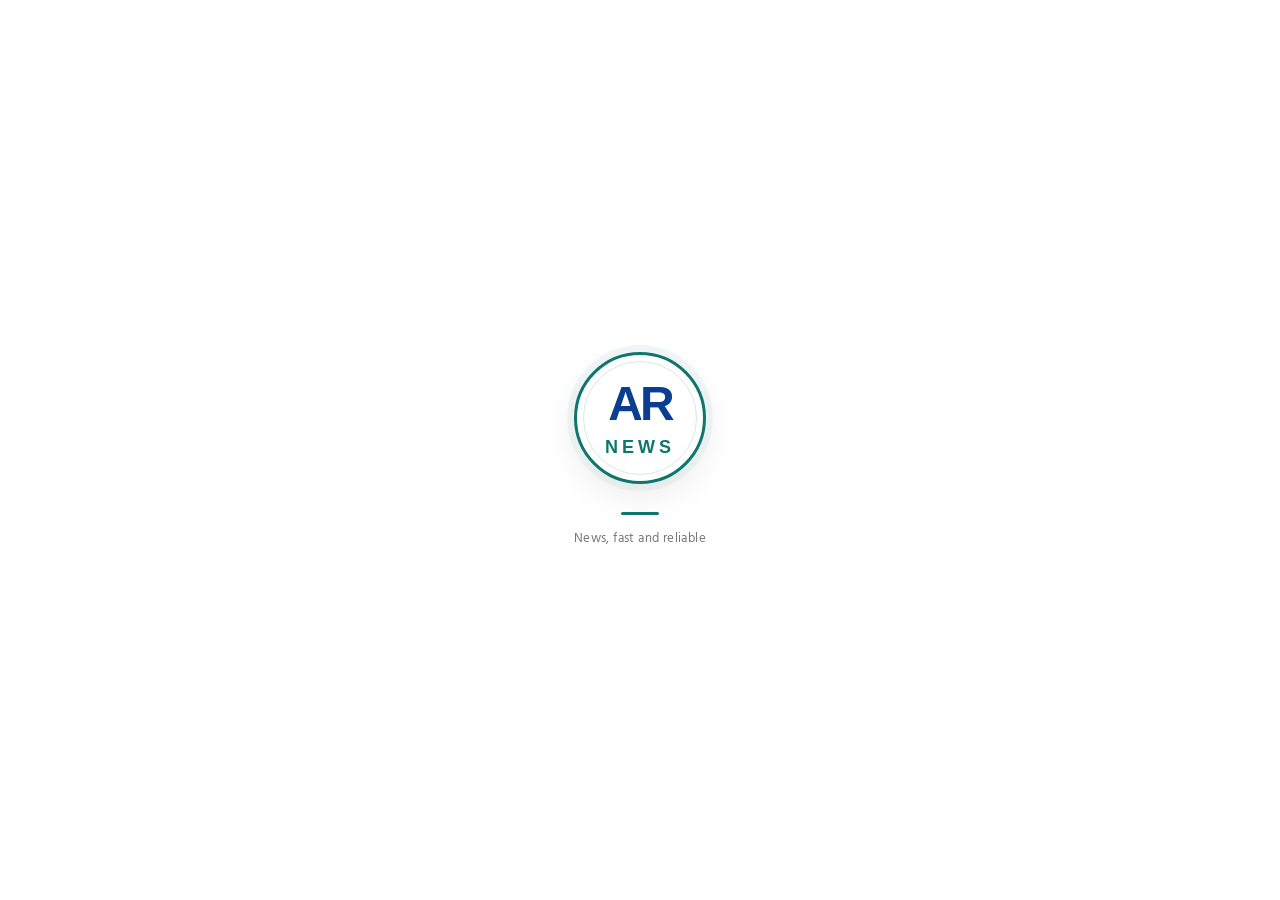
<file: index.html>
<!DOCTYPE html>
<html lang="en">
<head>
<meta charset="UTF-8">
<meta name="viewport" content="width=device-width, initial-scale=1.0, viewport-fit=cover">

<title>AR News</title>

<link rel="preconnect" href="https://fonts.googleapis.com">
<link href="https://fonts.googleapis.com/css2?family=Hind+Siliguri:wght@400;500;600;700&display=swap" rel="stylesheet">

<style>
:root{
  --bg:#ffffff;
  --ar:#0B3D91;
  --brand:#0F766E;
  --muted:#777777;
}

*{
  box-sizing:border-box;
}

html,
body{
  width:100%;
  height:100%;
  margin:0;
}

body{
  background:var(--bg);
  display:flex;
  align-items:center;
  justify-content:center;
  overflow:hidden;
  font-family:'Hind Siliguri',system-ui,sans-serif;
}

/* =========================
   SPLASH
========================= */

.splash{
  width:100%;
  height:100%;

  display:flex;
  flex-direction:column;
  align-items:center;
  justify-content:center;

  text-align:center;
  cursor:pointer;
  user-select:none;
}

/* =========================
   AR NEWS LOGO
========================= */

.brand{
  width:132px;
  height:132px;

  border-radius:50%;
  border:3px solid var(--brand);

  display:flex;
  align-items:center;
  justify-content:center;

  position:relative;

  opacity:0;
  transform:scale(.72);

  animation:
    brand-in .7s cubic-bezier(.22,1,.36,1) forwards;

  box-shadow:
    0 0 0 7px rgba(15,118,110,.05),
    0 12px 35px rgba(0,0,0,.08);
}

/* Inner circle */

.brand::before{
  content:"";

  position:absolute;

  width:112px;
  height:112px;

  border-radius:50%;

  border:1px solid rgba(15,118,110,.16);
}

/* =========================
   AR
========================= */

.ar{
  position:absolute;
  top:25px;

  font-family:Arial,Helvetica,sans-serif;

  font-size:48px;
  line-height:1;

  font-weight:800;
  letter-spacing:-3px;

  /* Professional dark blue */
  color:var(--ar);

  opacity:0;
  transform:translateY(10px);

  animation:
    ar-in .55s cubic-bezier(.22,1,.36,1)
    forwards;

  animation-delay:.45s;
}

/* =========================
   NEWS
========================= */

.news{
  position:absolute;
  bottom:25px;

  font-family:Arial,Helvetica,sans-serif;

  font-size:18px;
  line-height:1;

  font-weight:700;

  letter-spacing:4px;
  text-transform:uppercase;

  color:var(--brand);

  opacity:0;
  transform:translateY(-8px);

  animation:
    news-in .55s cubic-bezier(.22,1,.36,1)
    forwards;

  animation-delay:.65s;
}

/* =========================
   LINE
========================= */

.splash-rule{
  width:38px;
  height:3px;

  margin-top:28px;

  border-radius:10px;

  background:var(--brand);

  transform:scaleX(0);

  animation:
    rule-in .45s ease forwards;

  animation-delay:1.05s;
}

/* =========================
   TAGLINE
========================= */

.splash-tag{
  margin-top:12px;

  font-size:13px;

  color:var(--muted);

  letter-spacing:.4px;

  opacity:0;

  animation:
    tag-in .5s ease forwards;

  animation-delay:1.2s;
}

/* =========================
   ANIMATIONS
========================= */

@keyframes brand-in{
  0%{
    opacity:0;
    transform:scale(.72) rotate(-8deg);
  }

  70%{
    opacity:1;
    transform:scale(1.04) rotate(1deg);
  }

  100%{
    opacity:1;
    transform:scale(1) rotate(0);
  }
}

@keyframes ar-in{
  to{
    opacity:1;
    transform:translateY(0);
  }
}

@keyframes news-in{
  to{
    opacity:1;
    transform:translateY(0);
  }
}

@keyframes rule-in{
  to{
    transform:scaleX(1);
  }
}

@keyframes tag-in{
  to{
    opacity:1;
  }
}

/* =========================
   MOBILE
========================= */

@media(max-width:480px){

  .brand{
    width:122px;
    height:122px;
  }

  .brand::before{
    width:104px;
    height:104px;
  }

  .ar{
    font-size:44px;
    top:23px;
  }

  .news{
    font-size:17px;
    bottom:23px;
    letter-spacing:3.5px;
  }

  .splash-rule{
    margin-top:25px;
  }
}

/* =========================
   REDUCED MOTION
========================= */

@media(prefers-reduced-motion:reduce){

  .brand,
  .ar,
  .news,
  .splash-rule,
  .splash-tag{
    animation:none!important;
    opacity:1!important;
    transform:none!important;
  }
}
</style>
</head>

<body>

<div class="splash" id="splash">

  <!-- AR NEWS BRAND -->
  <div class="brand" aria-label="AR News">

    <div class="ar">AR</div>

    <div class="news">News</div>

  </div>

  <div class="splash-rule"></div>

  <div class="splash-tag">
    News, fast and reliable
  </div>

</div>

<script>

function goToFeed(){
  window.location.href = "feed.html";
}

const timer = setTimeout(goToFeed, 3500);
/* Tap to continue */

document.getElementById("splash").addEventListener("click", () => {

  clearTimeout(timer);

  goToFeed();

});

</script>

</body>
</html>
</file>
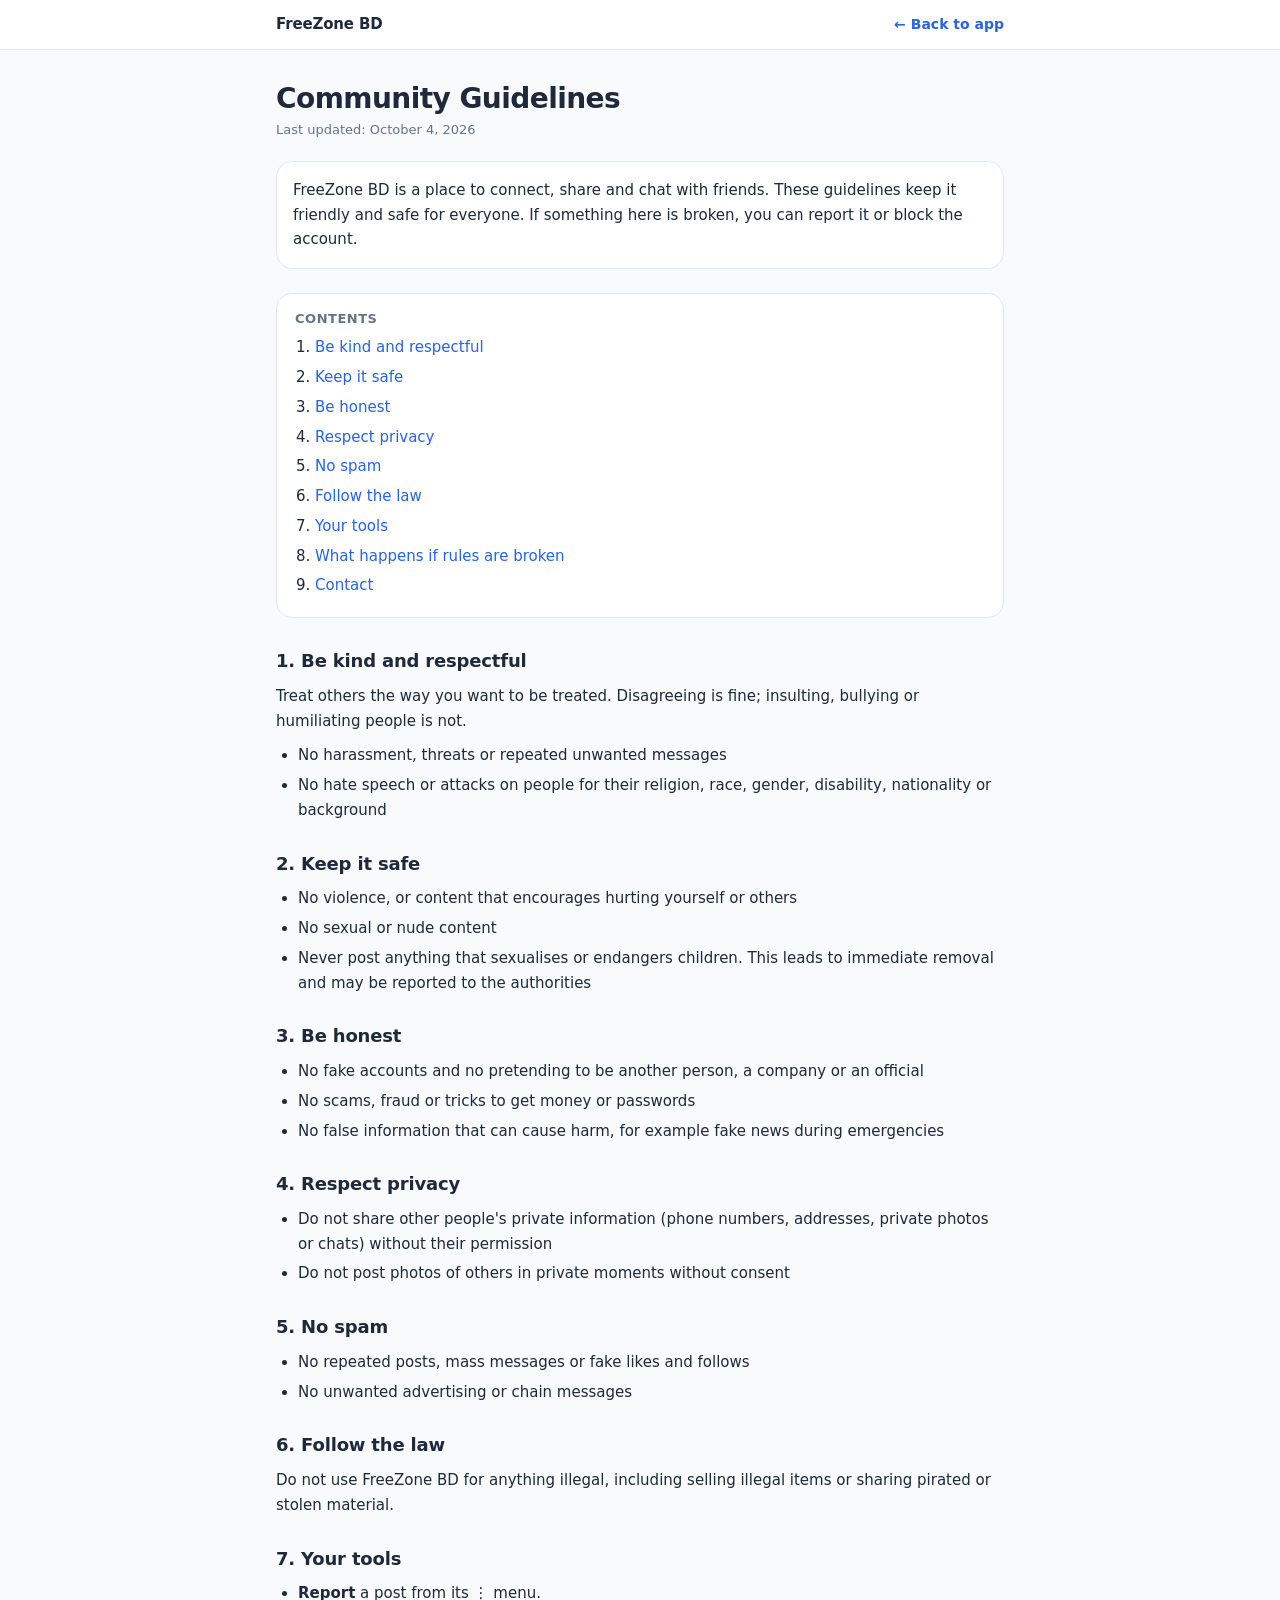
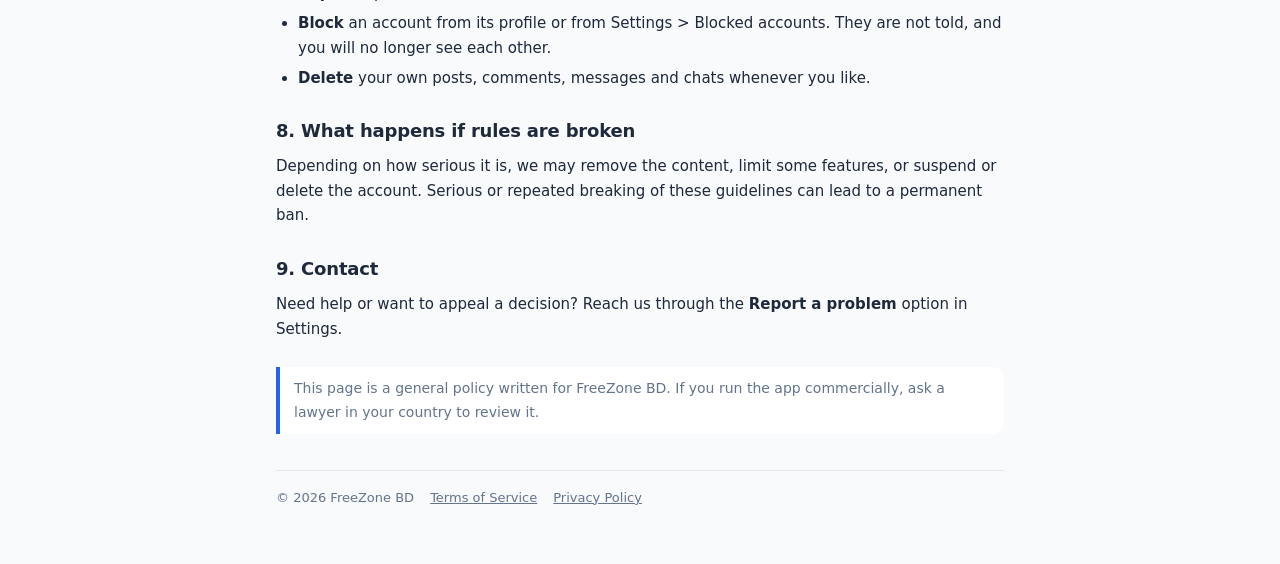
<file: guidelines.html>
<!DOCTYPE html>
<html lang="en">
<head>
<meta charset="utf-8"/>
<meta name="viewport" content="width=device-width, initial-scale=1"/>
<meta name="theme-color" content="#004ac6"/>
<title>Community Guidelines - FreeZone BD</title>
<script>
  (function () {
    try {
      var m = localStorage.getItem("fz-theme");
      if (m === "dark" || (m !== "light" && window.matchMedia("(prefers-color-scheme: dark)").matches)) document.documentElement.classList.add("dark");
    } catch (e) {}
  })();
</script>
<link rel="stylesheet" href="legal.css"/>
</head>
<body>
<header class="bar"><div class="bar-in"><span class="brand">FreeZone BD</span><a class="back" href="feed.html" onclick="if(history.length>1&&document.referrer){history.back();return false;}">&larr; Back to app</a></div></header>
<main>
  <h1>Community Guidelines</h1>
  <p class="updated">Last updated: <span data-app="updated"></span></p>
  <div class="lead">FreeZone BD is a place to connect, share and chat with friends. These guidelines keep it friendly and safe for everyone. If something here is broken, you can report it or block the account.</div>
  <nav class="toc" aria-label="Contents"><b>Contents</b><ol><li><a href="#s1">Be kind and respectful</a></li><li><a href="#s2">Keep it safe</a></li><li><a href="#s3">Be honest</a></li><li><a href="#s4">Respect privacy</a></li><li><a href="#s5">No spam</a></li><li><a href="#s6">Follow the law</a></li><li><a href="#s7">Your tools</a></li><li><a href="#s8">What happens if rules are broken</a></li><li><a href="#s9">Contact</a></li></ol></nav>
  <section id="s1"><h2>1. Be kind and respectful</h2><p>Treat others the way you want to be treated. Disagreeing is fine; insulting, bullying or humiliating people is not.</p><ul><li>No harassment, threats or repeated unwanted messages</li><li>No hate speech or attacks on people for their religion, race, gender, disability, nationality or background</li></ul></section><section id="s2"><h2>2. Keep it safe</h2><ul><li>No violence, or content that encourages hurting yourself or others</li><li>No sexual or nude content</li><li>Never post anything that sexualises or endangers children. This leads to immediate removal and may be reported to the authorities</li></ul></section><section id="s3"><h2>3. Be honest</h2><ul><li>No fake accounts and no pretending to be another person, a company or an official</li><li>No scams, fraud or tricks to get money or passwords</li><li>No false information that can cause harm, for example fake news during emergencies</li></ul></section><section id="s4"><h2>4. Respect privacy</h2><ul><li>Do not share other people's private information (phone numbers, addresses, private photos or chats) without their permission</li><li>Do not post photos of others in private moments without consent</li></ul></section><section id="s5"><h2>5. No spam</h2><ul><li>No repeated posts, mass messages or fake likes and follows</li><li>No unwanted advertising or chain messages</li></ul></section><section id="s6"><h2>6. Follow the law</h2><p>Do not use FreeZone BD for anything illegal, including selling illegal items or sharing pirated or stolen material.</p></section><section id="s7"><h2>7. Your tools</h2><ul><li><b>Report</b> a post from its ⋮ menu.</li><li><b>Block</b> an account from its profile or from Settings > Blocked accounts. They are not told, and you will no longer see each other.</li><li><b>Delete</b> your own posts, comments, messages and chats whenever you like.</li></ul></section><section id="s8"><h2>8. What happens if rules are broken</h2><p>Depending on how serious it is, we may remove the content, limit some features, or suspend or delete the account. Serious or repeated breaking of these guidelines can lead to a permanent ban.</p></section><section id="s9"><h2>9. Contact</h2><p>Need help or want to appeal a decision? Reach us through <span data-app="contact">the <b>Report a problem</b> option in Settings</span>.</p></section>
  <p class="note">This page is a general policy written for FreeZone BD. If you run the app commercially, ask a lawyer in your country to review it.</p>
  <footer><span>&copy; <span data-app="year"></span> FreeZone BD</span><a href="terms.html">Terms of Service</a><a href="privacy.html">Privacy Policy</a></footer>
</main>
<script type="module">
  import { SUPPORT_EMAIL, LEGAL_UPDATED } from "./app-info.js";
  document.querySelectorAll('[data-app="updated"]').forEach((el) => (el.textContent = LEGAL_UPDATED));
  document.querySelectorAll('[data-app="year"]').forEach((el) => (el.textContent = new Date().getFullYear()));
  if (SUPPORT_EMAIL) {
    document.querySelectorAll('[data-app="contact"]').forEach((el) => {
      el.innerHTML = '<a href="mailto:' + SUPPORT_EMAIL + '">' + SUPPORT_EMAIL + '</a>';
    });
  }
</script>
</body>
</html>
</file>
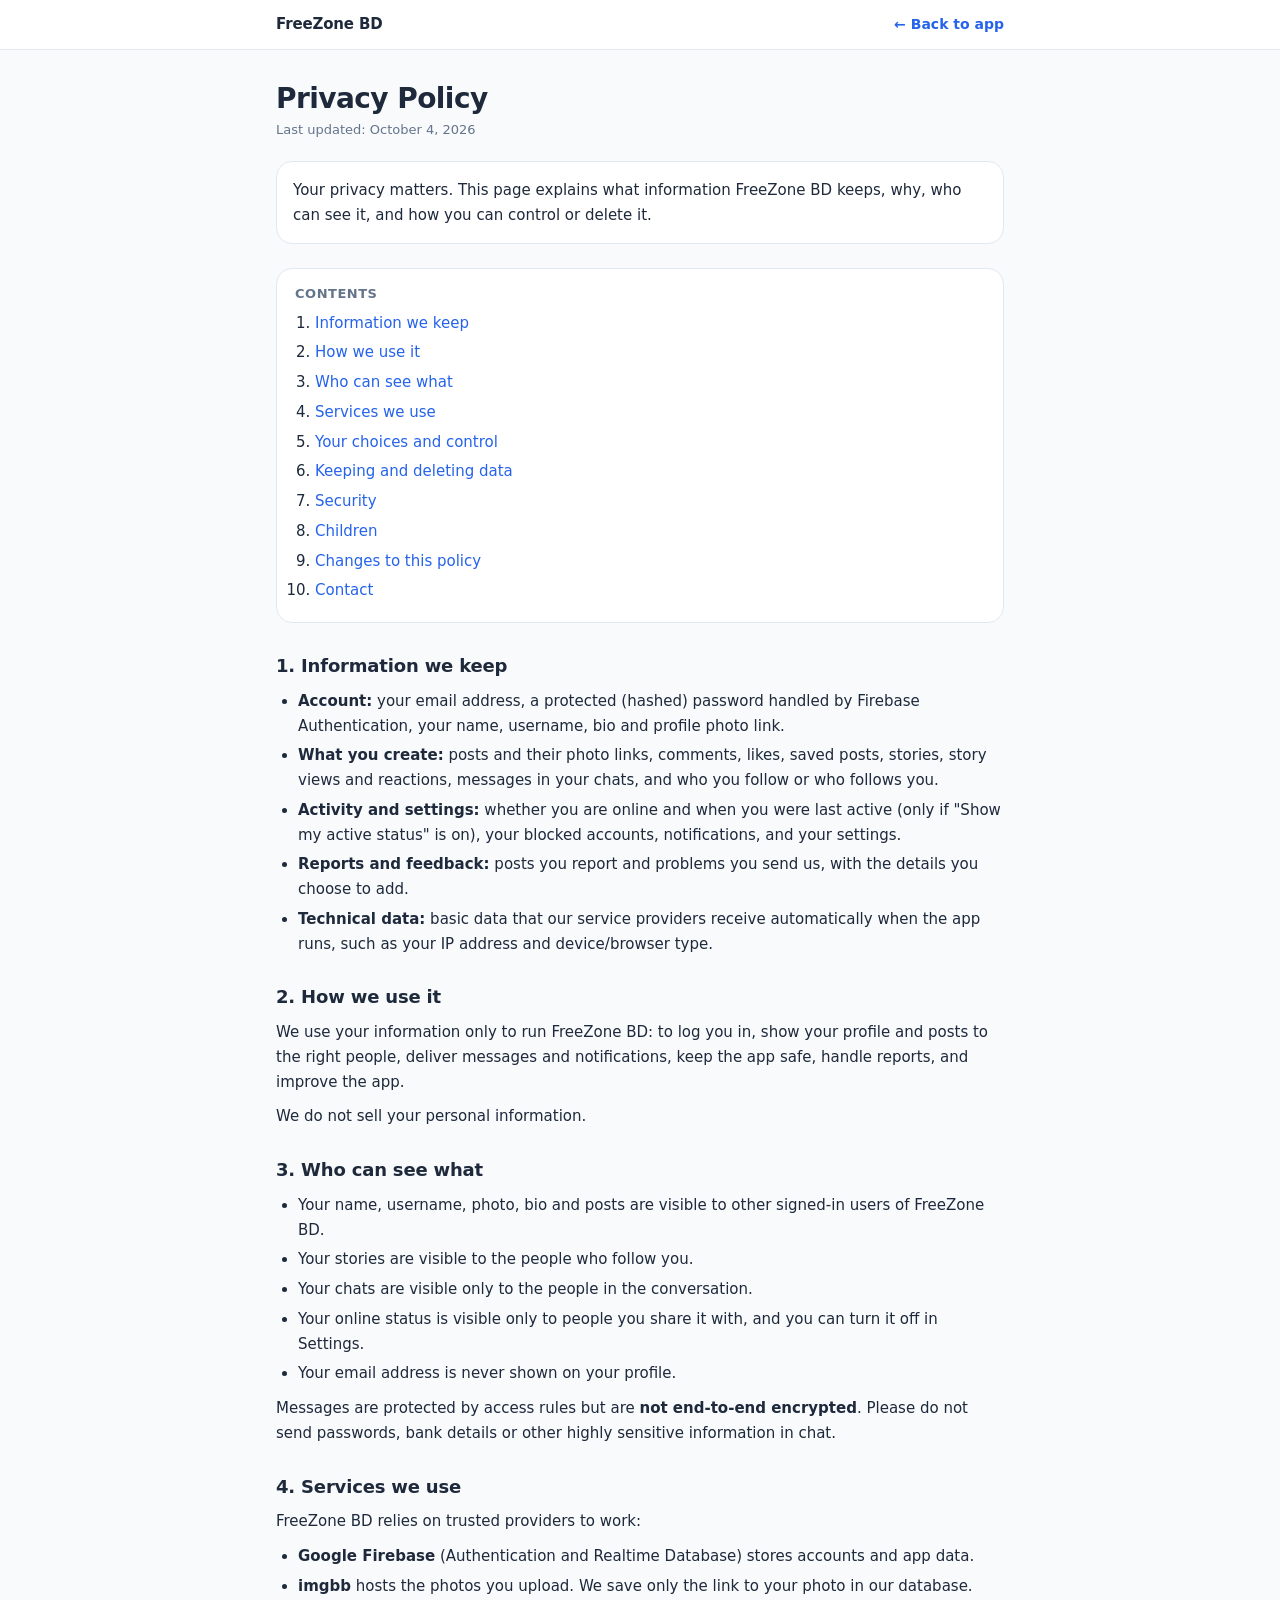
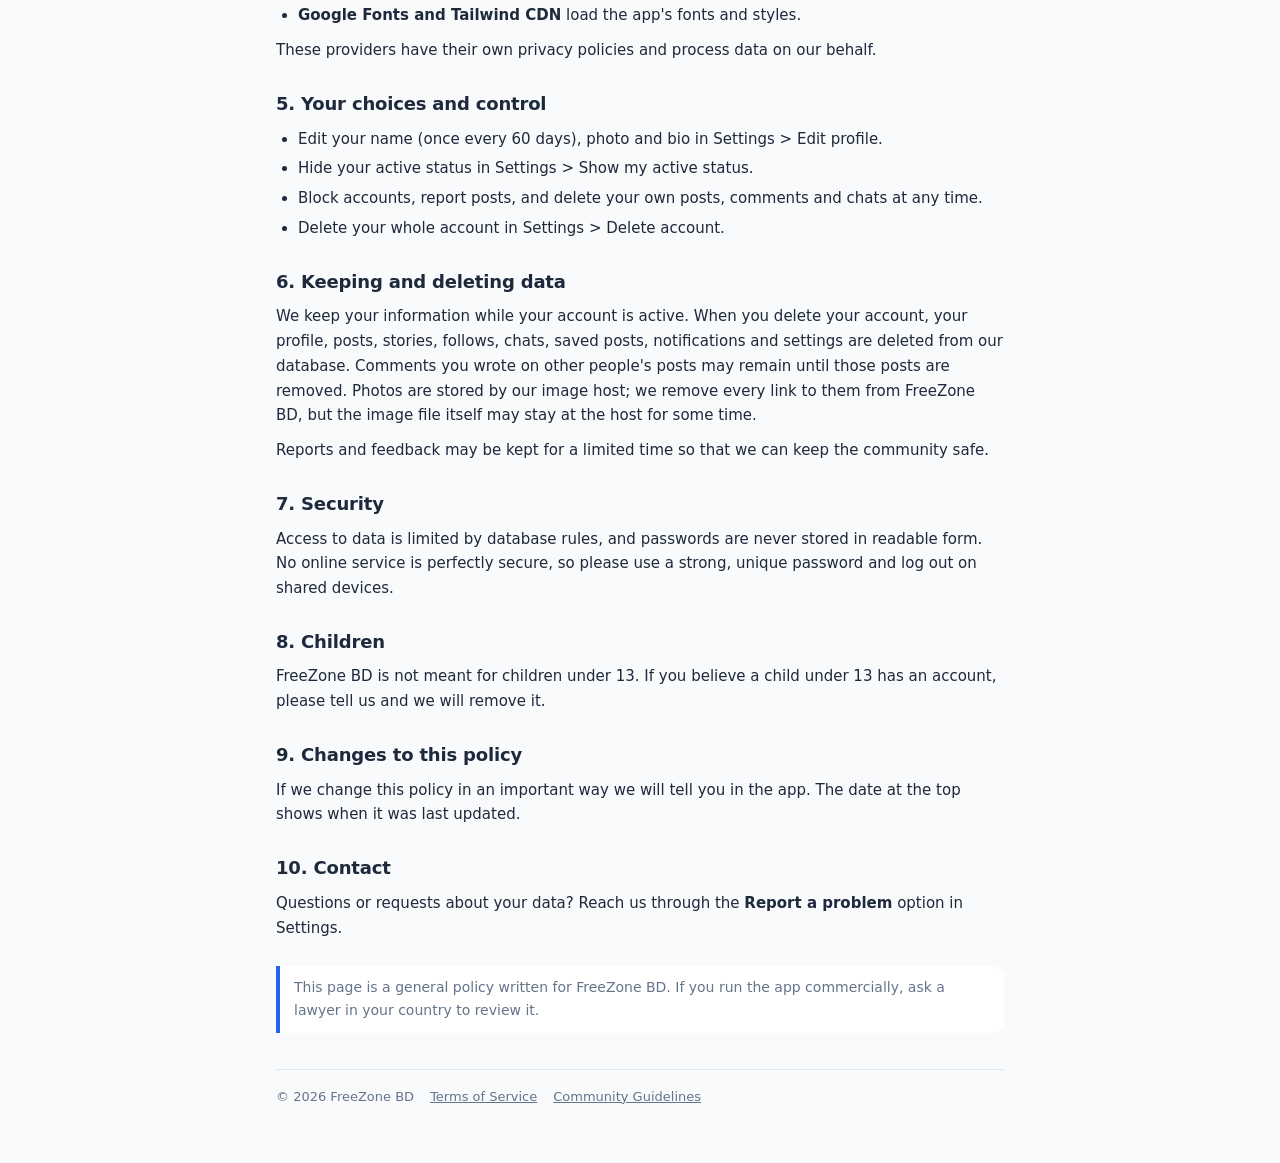
<file: privacy.html>
<!DOCTYPE html>
<html lang="en">
<head>
<meta charset="utf-8"/>
<meta name="viewport" content="width=device-width, initial-scale=1"/>
<meta name="theme-color" content="#004ac6"/>
<title>Privacy Policy - FreeZone BD</title>
<script>
  (function () {
    try {
      var m = localStorage.getItem("fz-theme");
      if (m === "dark" || (m !== "light" && window.matchMedia("(prefers-color-scheme: dark)").matches)) document.documentElement.classList.add("dark");
    } catch (e) {}
  })();
</script>
<link rel="stylesheet" href="legal.css"/>
</head>
<body>
<header class="bar"><div class="bar-in"><span class="brand">FreeZone BD</span><a class="back" href="feed.html" onclick="if(history.length>1&&document.referrer){history.back();return false;}">&larr; Back to app</a></div></header>
<main>
  <h1>Privacy Policy</h1>
  <p class="updated">Last updated: <span data-app="updated"></span></p>
  <div class="lead">Your privacy matters. This page explains what information FreeZone BD keeps, why, who can see it, and how you can control or delete it.</div>
  <nav class="toc" aria-label="Contents"><b>Contents</b><ol><li><a href="#s1">Information we keep</a></li><li><a href="#s2">How we use it</a></li><li><a href="#s3">Who can see what</a></li><li><a href="#s4">Services we use</a></li><li><a href="#s5">Your choices and control</a></li><li><a href="#s6">Keeping and deleting data</a></li><li><a href="#s7">Security</a></li><li><a href="#s8">Children</a></li><li><a href="#s9">Changes to this policy</a></li><li><a href="#s10">Contact</a></li></ol></nav>
  <section id="s1"><h2>1. Information we keep</h2><ul><li><b>Account:</b> your email address, a protected (hashed) password handled by Firebase Authentication, your name, username, bio and profile photo link.</li><li><b>What you create:</b> posts and their photo links, comments, likes, saved posts, stories, story views and reactions, messages in your chats, and who you follow or who follows you.</li><li><b>Activity and settings:</b> whether you are online and when you were last active (only if "Show my active status" is on), your blocked accounts, notifications, and your settings.</li><li><b>Reports and feedback:</b> posts you report and problems you send us, with the details you choose to add.</li><li><b>Technical data:</b> basic data that our service providers receive automatically when the app runs, such as your IP address and device/browser type.</li></ul></section><section id="s2"><h2>2. How we use it</h2><p>We use your information only to run FreeZone BD: to log you in, show your profile and posts to the right people, deliver messages and notifications, keep the app safe, handle reports, and improve the app.</p><p>We do not sell your personal information.</p></section><section id="s3"><h2>3. Who can see what</h2><ul><li>Your name, username, photo, bio and posts are visible to other signed-in users of FreeZone BD.</li><li>Your stories are visible to the people who follow you.</li><li>Your chats are visible only to the people in the conversation.</li><li>Your online status is visible only to people you share it with, and you can turn it off in Settings.</li><li>Your email address is never shown on your profile.</li></ul><p>Messages are protected by access rules but are <b>not end-to-end encrypted</b>. Please do not send passwords, bank details or other highly sensitive information in chat.</p></section><section id="s4"><h2>4. Services we use</h2><p>FreeZone BD relies on trusted providers to work:</p><ul><li><b>Google Firebase</b> (Authentication and Realtime Database) stores accounts and app data.</li><li><b>imgbb</b> hosts the photos you upload. We save only the link to your photo in our database.</li><li><b>Google Fonts and Tailwind CDN</b> load the app's fonts and styles.</li></ul><p>These providers have their own privacy policies and process data on our behalf.</p></section><section id="s5"><h2>5. Your choices and control</h2><ul><li>Edit your name (once every 60 days), photo and bio in Settings > Edit profile.</li><li>Hide your active status in Settings > Show my active status.</li><li>Block accounts, report posts, and delete your own posts, comments and chats at any time.</li><li>Delete your whole account in Settings > Delete account.</li></ul></section><section id="s6"><h2>6. Keeping and deleting data</h2><p>We keep your information while your account is active. When you delete your account, your profile, posts, stories, follows, chats, saved posts, notifications and settings are deleted from our database. Comments you wrote on other people's posts may remain until those posts are removed. Photos are stored by our image host; we remove every link to them from FreeZone BD, but the image file itself may stay at the host for some time.</p><p>Reports and feedback may be kept for a limited time so that we can keep the community safe.</p></section><section id="s7"><h2>7. Security</h2><p>Access to data is limited by database rules, and passwords are never stored in readable form. No online service is perfectly secure, so please use a strong, unique password and log out on shared devices.</p></section><section id="s8"><h2>8. Children</h2><p>FreeZone BD is not meant for children under 13. If you believe a child under 13 has an account, please tell us and we will remove it.</p></section><section id="s9"><h2>9. Changes to this policy</h2><p>If we change this policy in an important way we will tell you in the app. The date at the top shows when it was last updated.</p></section><section id="s10"><h2>10. Contact</h2><p>Questions or requests about your data? Reach us through <span data-app="contact">the <b>Report a problem</b> option in Settings</span>.</p></section>
  <p class="note">This page is a general policy written for FreeZone BD. If you run the app commercially, ask a lawyer in your country to review it.</p>
  <footer><span>&copy; <span data-app="year"></span> FreeZone BD</span><a href="terms.html">Terms of Service</a><a href="guidelines.html">Community Guidelines</a></footer>
</main>
<script type="module">
  import { SUPPORT_EMAIL, LEGAL_UPDATED } from "./app-info.js";
  document.querySelectorAll('[data-app="updated"]').forEach((el) => (el.textContent = LEGAL_UPDATED));
  document.querySelectorAll('[data-app="year"]').forEach((el) => (el.textContent = new Date().getFullYear()));
  if (SUPPORT_EMAIL) {
    document.querySelectorAll('[data-app="contact"]').forEach((el) => {
      el.innerHTML = '<a href="mailto:' + SUPPORT_EMAIL + '">' + SUPPORT_EMAIL + '</a>';
    });
  }
</script>
</body>
</html>
</file>
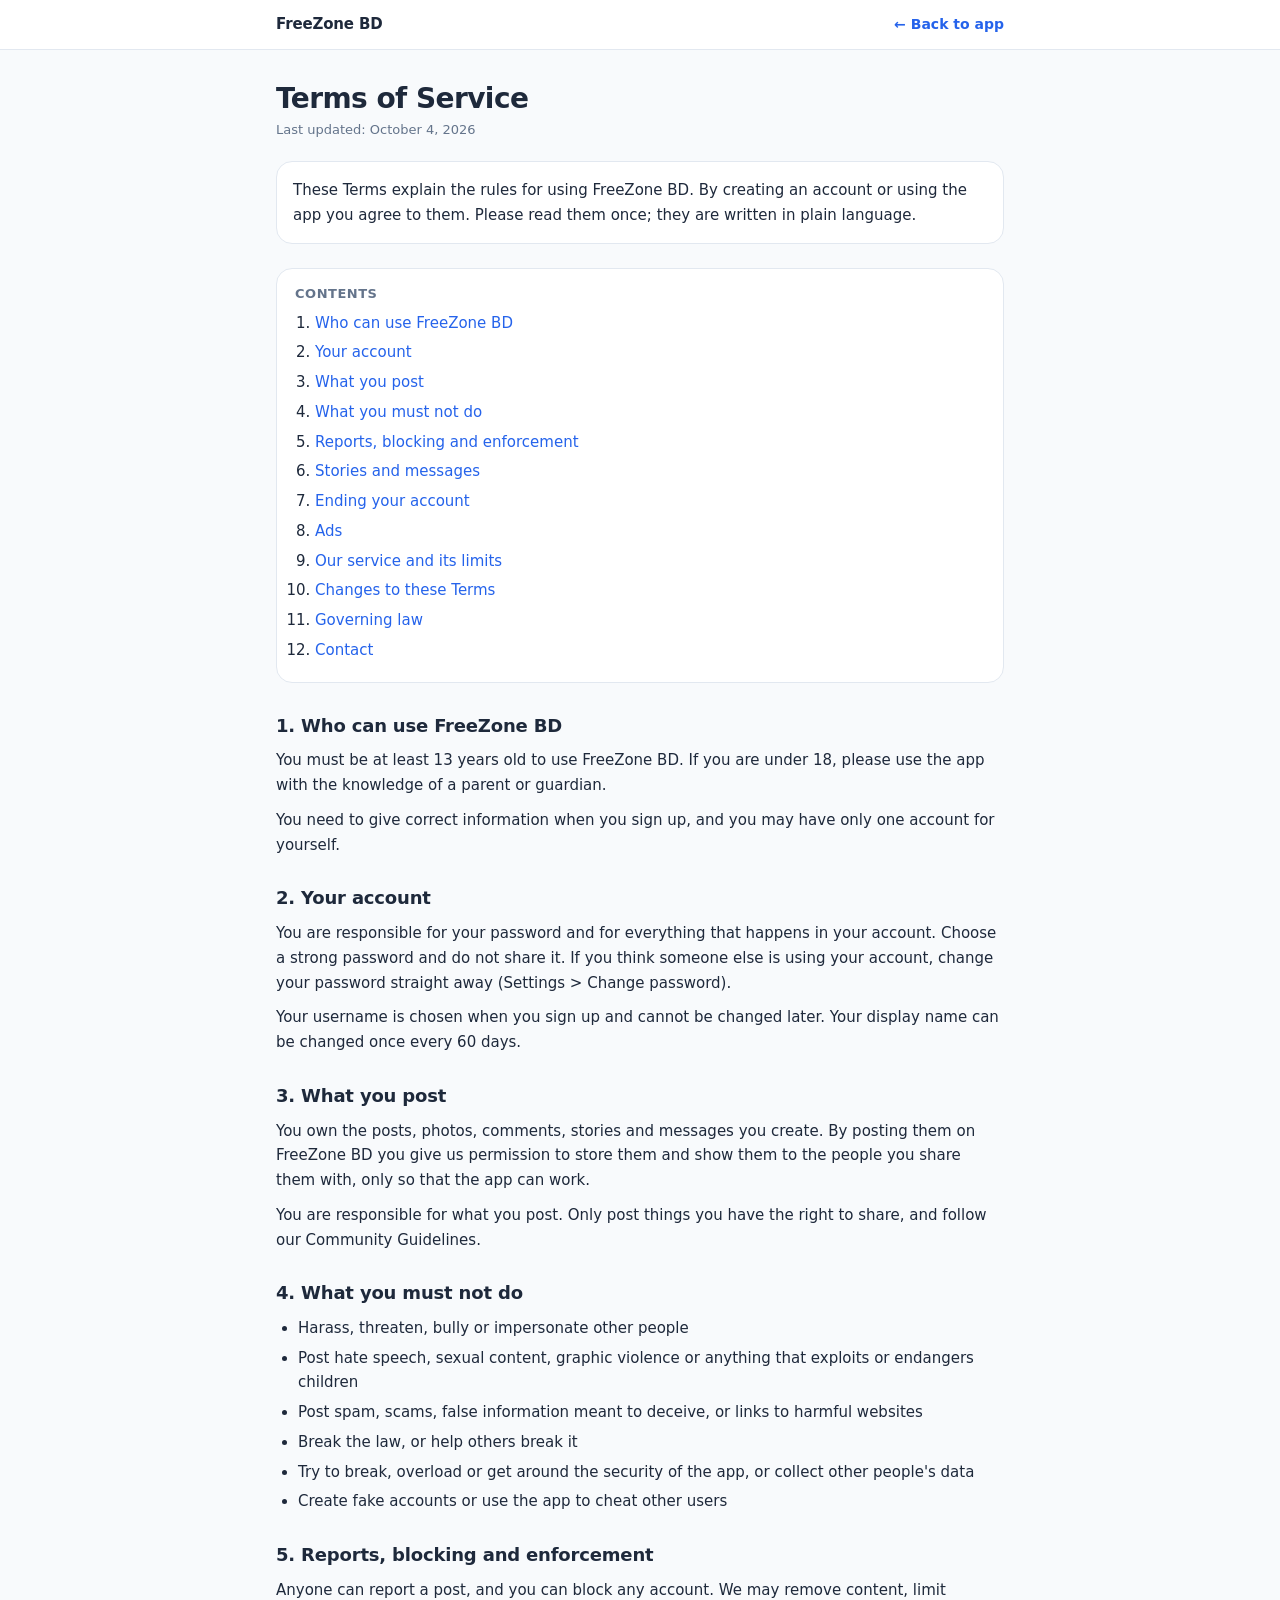
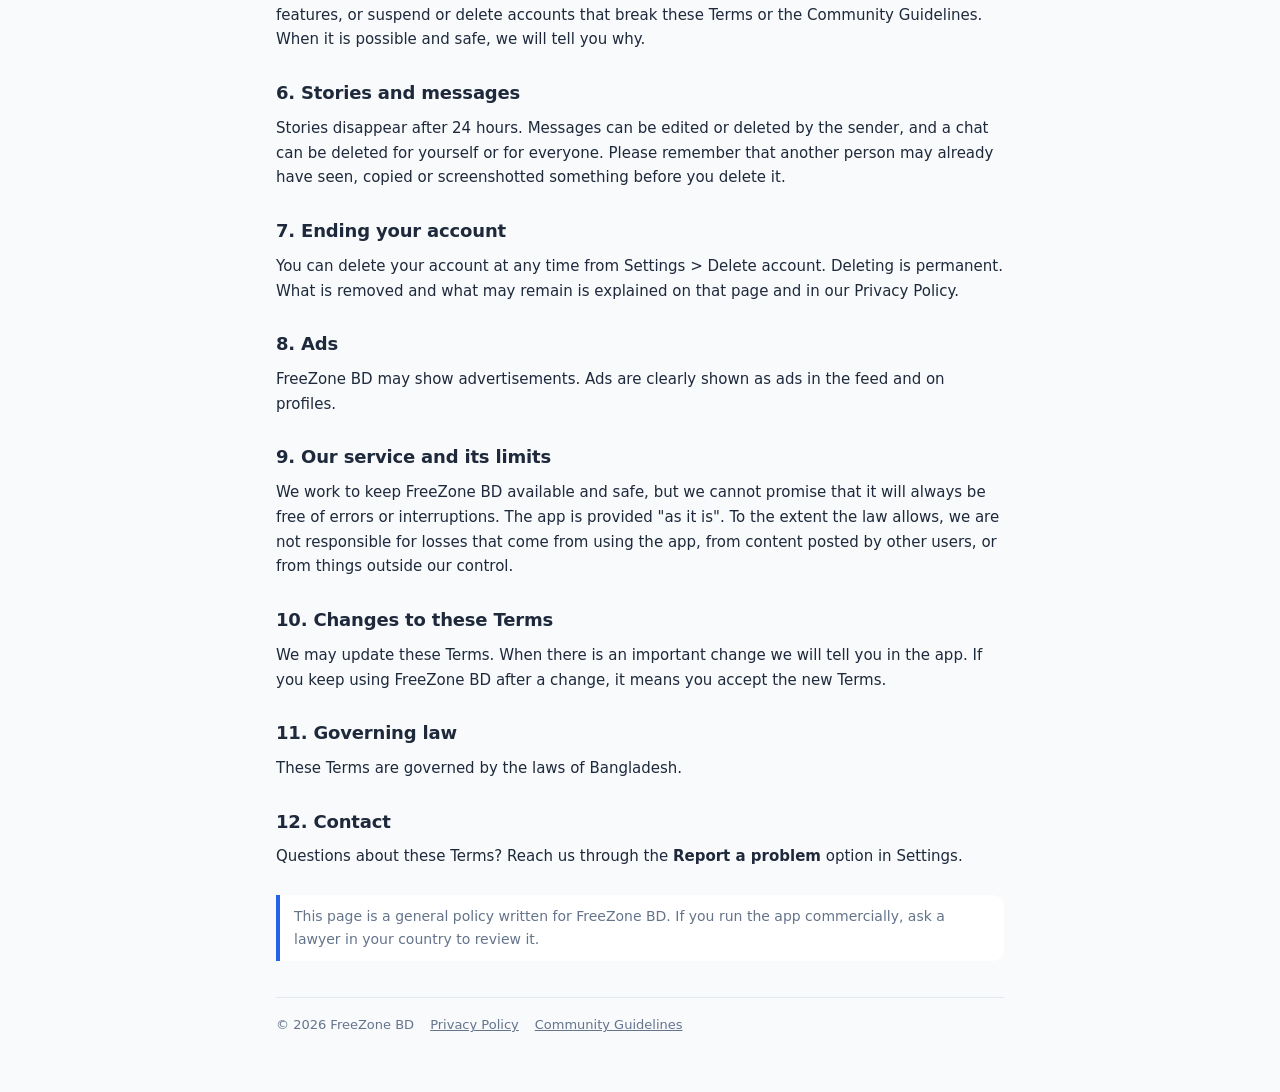
<file: terms.html>
<!DOCTYPE html>
<html lang="en">
<head>
<meta charset="utf-8"/>
<meta name="viewport" content="width=device-width, initial-scale=1"/>
<meta name="theme-color" content="#004ac6"/>
<title>Terms of Service - FreeZone BD</title>
<script>
  (function () {
    try {
      var m = localStorage.getItem("fz-theme");
      if (m === "dark" || (m !== "light" && window.matchMedia("(prefers-color-scheme: dark)").matches)) document.documentElement.classList.add("dark");
    } catch (e) {}
  })();
</script>
<link rel="stylesheet" href="legal.css"/>
</head>
<body>
<header class="bar"><div class="bar-in"><span class="brand">FreeZone BD</span><a class="back" href="feed.html" onclick="if(history.length>1&&document.referrer){history.back();return false;}">&larr; Back to app</a></div></header>
<main>
  <h1>Terms of Service</h1>
  <p class="updated">Last updated: <span data-app="updated"></span></p>
  <div class="lead">These Terms explain the rules for using FreeZone BD. By creating an account or using the app you agree to them. Please read them once; they are written in plain language.</div>
  <nav class="toc" aria-label="Contents"><b>Contents</b><ol><li><a href="#s1">Who can use FreeZone BD</a></li><li><a href="#s2">Your account</a></li><li><a href="#s3">What you post</a></li><li><a href="#s4">What you must not do</a></li><li><a href="#s5">Reports, blocking and enforcement</a></li><li><a href="#s6">Stories and messages</a></li><li><a href="#s7">Ending your account</a></li><li><a href="#s8">Ads</a></li><li><a href="#s9">Our service and its limits</a></li><li><a href="#s10">Changes to these Terms</a></li><li><a href="#s11">Governing law</a></li><li><a href="#s12">Contact</a></li></ol></nav>
  <section id="s1"><h2>1. Who can use FreeZone BD</h2><p>You must be at least 13 years old to use FreeZone BD. If you are under 18, please use the app with the knowledge of a parent or guardian.</p><p>You need to give correct information when you sign up, and you may have only one account for yourself.</p></section><section id="s2"><h2>2. Your account</h2><p>You are responsible for your password and for everything that happens in your account. Choose a strong password and do not share it. If you think someone else is using your account, change your password straight away (Settings > Change password).</p><p>Your username is chosen when you sign up and cannot be changed later. Your display name can be changed once every 60 days.</p></section><section id="s3"><h2>3. What you post</h2><p>You own the posts, photos, comments, stories and messages you create. By posting them on FreeZone BD you give us permission to store them and show them to the people you share them with, only so that the app can work.</p><p>You are responsible for what you post. Only post things you have the right to share, and follow our Community Guidelines.</p></section><section id="s4"><h2>4. What you must not do</h2><ul><li>Harass, threaten, bully or impersonate other people</li><li>Post hate speech, sexual content, graphic violence or anything that exploits or endangers children</li><li>Post spam, scams, false information meant to deceive, or links to harmful websites</li><li>Break the law, or help others break it</li><li>Try to break, overload or get around the security of the app, or collect other people's data</li><li>Create fake accounts or use the app to cheat other users</li></ul></section><section id="s5"><h2>5. Reports, blocking and enforcement</h2><p>Anyone can report a post, and you can block any account. We may remove content, limit features, or suspend or delete accounts that break these Terms or the Community Guidelines. When it is possible and safe, we will tell you why.</p></section><section id="s6"><h2>6. Stories and messages</h2><p>Stories disappear after 24 hours. Messages can be edited or deleted by the sender, and a chat can be deleted for yourself or for everyone. Please remember that another person may already have seen, copied or screenshotted something before you delete it.</p></section><section id="s7"><h2>7. Ending your account</h2><p>You can delete your account at any time from Settings > Delete account. Deleting is permanent. What is removed and what may remain is explained on that page and in our Privacy Policy.</p></section><section id="s8"><h2>8. Ads</h2><p>FreeZone BD may show advertisements. Ads are clearly shown as ads in the feed and on profiles.</p></section><section id="s9"><h2>9. Our service and its limits</h2><p>We work to keep FreeZone BD available and safe, but we cannot promise that it will always be free of errors or interruptions. The app is provided "as it is". To the extent the law allows, we are not responsible for losses that come from using the app, from content posted by other users, or from things outside our control.</p></section><section id="s10"><h2>10. Changes to these Terms</h2><p>We may update these Terms. When there is an important change we will tell you in the app. If you keep using FreeZone BD after a change, it means you accept the new Terms.</p></section><section id="s11"><h2>11. Governing law</h2><p>These Terms are governed by the laws of Bangladesh.</p></section><section id="s12"><h2>12. Contact</h2><p>Questions about these Terms? Reach us through <span data-app="contact">the <b>Report a problem</b> option in Settings</span>.</p></section>
  <p class="note">This page is a general policy written for FreeZone BD. If you run the app commercially, ask a lawyer in your country to review it.</p>
  <footer><span>&copy; <span data-app="year"></span> FreeZone BD</span><a href="privacy.html">Privacy Policy</a><a href="guidelines.html">Community Guidelines</a></footer>
</main>
<script type="module">
  import { SUPPORT_EMAIL, LEGAL_UPDATED } from "./app-info.js";
  document.querySelectorAll('[data-app="updated"]').forEach((el) => (el.textContent = LEGAL_UPDATED));
  document.querySelectorAll('[data-app="year"]').forEach((el) => (el.textContent = new Date().getFullYear()));
  if (SUPPORT_EMAIL) {
    document.querySelectorAll('[data-app="contact"]').forEach((el) => {
      el.innerHTML = '<a href="mailto:' + SUPPORT_EMAIL + '">' + SUPPORT_EMAIL + '</a>';
    });
  }
</script>
</body>
</html>
</file>
<file: legal.css>
/* FreeZone BD - shared style of terms.html, privacy.html and guidelines.html */
html { color-scheme: light; }
html.dark { color-scheme: dark; }
:root { --primary:#2563eb; --text:#1e293b; --muted:#64748b; --line:#e2e8f0; --bg:#f8fafc; --card:#fff; }
:root.dark { --text:#e2e8f0; --muted:#94a3b8; --line:#334155; --bg:#0f172a; --card:#1e293b; --primary:#60a5fa; }
* { box-sizing: border-box; }
html { -webkit-text-size-adjust: 100%; }
body { margin:0; font-family: Inter, system-ui, -apple-system, "Segoe UI", sans-serif; background:var(--bg); color:var(--text); line-height:1.65; font-size:15px; }
.bar { position:sticky; top:0; z-index:5; background:var(--card); border-bottom:1px solid var(--line); }
.bar-in { max-width:760px; margin:0 auto; padding:12px 16px; display:flex; align-items:center; justify-content:space-between; gap:12px; }
.brand { font-weight:700; letter-spacing:-.01em; }
.back { color:var(--primary); text-decoration:none; font-weight:600; font-size:14px; }
main { max-width:760px; margin:0 auto; padding:24px 16px 56px; }
h1 { font-size:28px; line-height:1.2; margin:8px 0 4px; letter-spacing:-.02em; }
.updated { color:var(--muted); font-size:13px; margin:0 0 20px; }
.lead { background:var(--card); border:1px solid var(--line); border-radius:16px; padding:16px; margin:0 0 24px; }
.toc { background:var(--card); border:1px solid var(--line); border-radius:16px; padding:14px 18px; margin:0 0 28px; }
.toc b { display:block; margin-bottom:6px; font-size:13px; text-transform:uppercase; letter-spacing:.04em; color:var(--muted); }
.toc ol { margin:0; padding-left:20px; }
.toc a { color:var(--primary); text-decoration:none; }
section { margin:0 0 26px; scroll-margin-top:72px; }
h2 { font-size:18px; margin:0 0 8px; letter-spacing:-.01em; }
p { margin:0 0 10px; }
ul { margin:0 0 10px; padding-left:22px; }
li { margin:0 0 5px; }
a { color:var(--primary); }
.note { border-left:4px solid var(--primary); background:var(--card); border-radius:0 12px 12px 0; padding:10px 14px; color:var(--muted); font-size:14px; }
footer { border-top:1px solid var(--line); margin-top:36px; padding-top:16px; color:var(--muted); font-size:13px; display:flex; flex-wrap:wrap; gap:6px 16px; }
footer a { color:var(--muted); }
</file>
